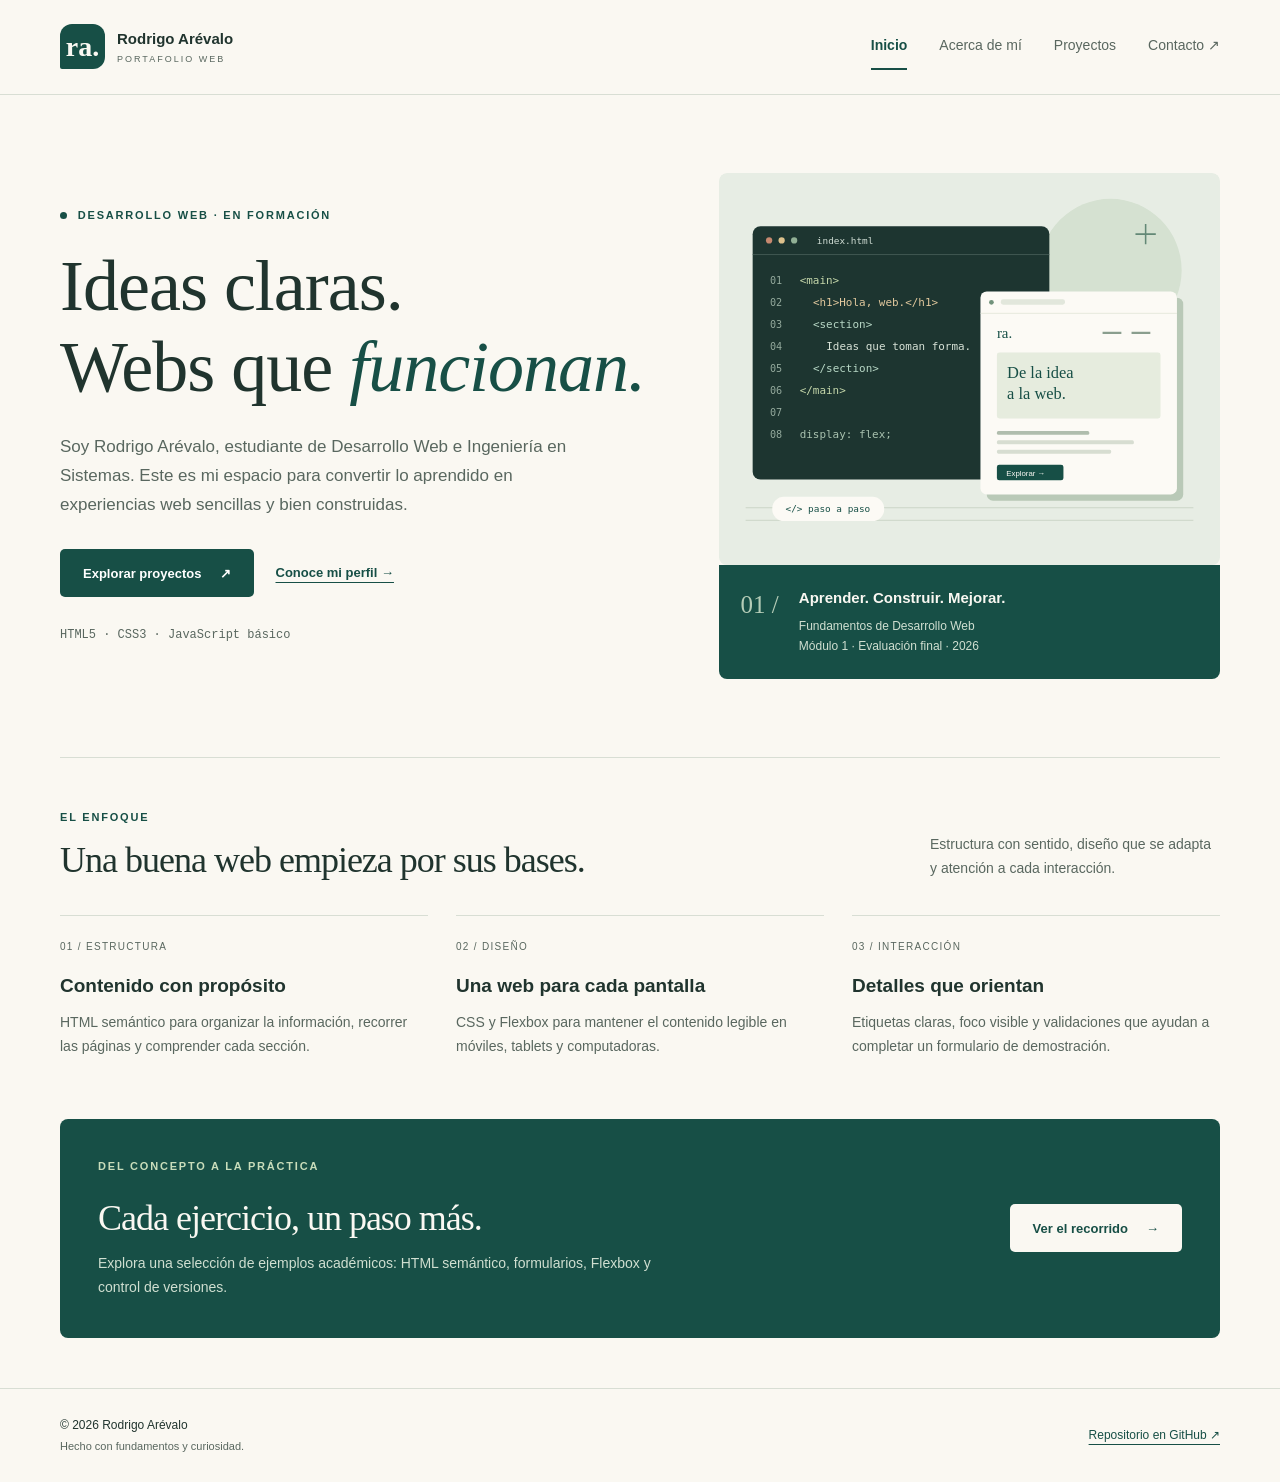
<file: Parcial_Practico/index.html>
<!DOCTYPE html>
<html lang="es">
<head>
    <meta charset="UTF-8">
    <meta http-equiv="Content-Security-Policy" content="default-src 'none'; style-src 'self'; script-src 'self'; img-src 'self'; font-src 'self'; connect-src 'none'; object-src 'none'; base-uri 'none'; form-action 'none'">
    <meta name="viewport" content="width=device-width, initial-scale=1.0">
    <meta name="description" content="Portafolio académico de Rodrigo Arévalo: fundamentos de desarrollo web, proyectos de ejemplo y aprendizaje en HTML, CSS y JavaScript.">
    <title>Rodrigo Arévalo | Portafolio web</title>
    <link rel="icon" href="assets/img/marca.svg" type="image/svg+xml">
    <link rel="stylesheet" href="style.css">
</head>
<body>
    <a class="salto" href="#contenido">Saltar al contenido</a>
    <header class="cabecera">
        <div class="contenedor cabecera__interior">
            <a class="marca" href="index.html" aria-label="Rodrigo Arévalo, inicio">
                <span class="marca__simbolo" aria-hidden="true">ra.</span>
                <span>Rodrigo Arévalo<span class="marca__detalle">PORTAFOLIO WEB</span></span>
            </a>
            <nav class="menu" aria-label="Navegación principal">
                <ul class="menu__lista">
                    <li><a class="menu__enlace" href="index.html" aria-current="page">Inicio</a></li>
                    <li><a class="menu__enlace" href="acerca.html">Acerca de mí</a></li>
                    <li><a class="menu__enlace" href="proyectos.html">Proyectos</a></li>
                    <li><a class="menu__enlace" href="contacto.html">Contacto <span aria-hidden="true">↗</span></a></li>
                </ul>
            </nav>
        </div>
    </header>
    <main id="contenido" class="contenedor">
        <section class="portada" aria-labelledby="titulo-inicio">
            <div class="portada__texto">
                <p class="etiqueta"><span class="punto" aria-hidden="true"></span> DESARROLLO WEB · EN FORMACIÓN</p>
                <h1 id="titulo-inicio">Ideas claras.<br>Webs que <em>funcionan.</em></h1>
                <p class="portada__descripcion">Soy Rodrigo Arévalo, estudiante de Desarrollo Web e Ingeniería en Sistemas. Este es mi espacio para convertir lo aprendido en experiencias web sencillas y bien construidas.</p>
                <div class="acciones">
                    <a class="boton boton--principal" href="proyectos.html">Explorar proyectos <span aria-hidden="true">↗</span></a>
                    <a class="enlace" href="acerca.html">Conoce mi perfil <span aria-hidden="true">→</span></a>
                </div>
                <p class="portada__nota">HTML5 · CSS3 · JavaScript básico</p>
            </div>
            <div class="portada__visual">
                <img class="portada__imagen" src="assets/img/escritorio-web.svg" alt="Ilustración de un editor de código y una página web construida con HTML y CSS." width="640" height="500">
                <aside class="nota" aria-labelledby="titulo-bitacora">
                    <span class="nota__numero" aria-hidden="true">01 /</span>
                    <div>
                        <h2 id="titulo-bitacora">Aprender. Construir. Mejorar.</h2>
                        <p>Fundamentos de Desarrollo Web<br>Módulo 1 · Evaluación final · 2026</p>
                    </div>
                </aside>
            </div>
        </section>
        <section class="seccion" aria-labelledby="titulo-enfoque">
            <div class="seccion__cabecera">
                <div>
                    <p class="etiqueta">EL ENFOQUE</p>
                    <h2 id="titulo-enfoque">Una buena web empieza por sus bases.</h2>
                </div>
                <p class="seccion__resumen">Estructura con sentido, diseño que se adapta y atención a cada interacción.</p>
            </div>
            <div class="columnas principios">
                <article class="principio">
                    <span class="indice">01 / ESTRUCTURA</span>
                    <h3>Contenido con propósito</h3>
                    <p>HTML semántico para organizar la información, recorrer las páginas y comprender cada sección.</p>
                </article>
                <article class="principio">
                    <span class="indice">02 / DISEÑO</span>
                    <h3>Una web para cada pantalla</h3>
                    <p>CSS y Flexbox para mantener el contenido legible en móviles, tablets y computadoras.</p>
                </article>
                <article class="principio">
                    <span class="indice">03 / INTERACCIÓN</span>
                    <h3>Detalles que orientan</h3>
                    <p>Etiquetas claras, foco visible y validaciones que ayudan a completar un formulario de demostración.</p>
                </article>
            </div>
        </section>
        <section class="invitacion" aria-labelledby="titulo-recorrido">
            <div>
                <p class="etiqueta etiqueta--clara">DEL CONCEPTO A LA PRÁCTICA</p>
                <h2 id="titulo-recorrido">Cada ejercicio, un paso más.</h2>
                <p>Explora una selección de ejemplos académicos: HTML semántico, formularios, Flexbox y control de versiones.</p>
            </div>
            <a class="boton boton--claro" href="proyectos.html">Ver el recorrido <span aria-hidden="true">→</span></a>
        </section>
    </main>
    <footer class="pie">
        <div class="contenedor pie__interior">
            <p>© 2026 Rodrigo Arévalo<span class="pie__detalle">Hecho con fundamentos y curiosidad.</span></p>
            <a href="https://github.com/Rodrigoa2197sv/Parcial-Practico-UDB-2026">Repositorio en GitHub <span aria-hidden="true">↗</span></a>
        </div>
    </footer>
</body>
</html>
</file>
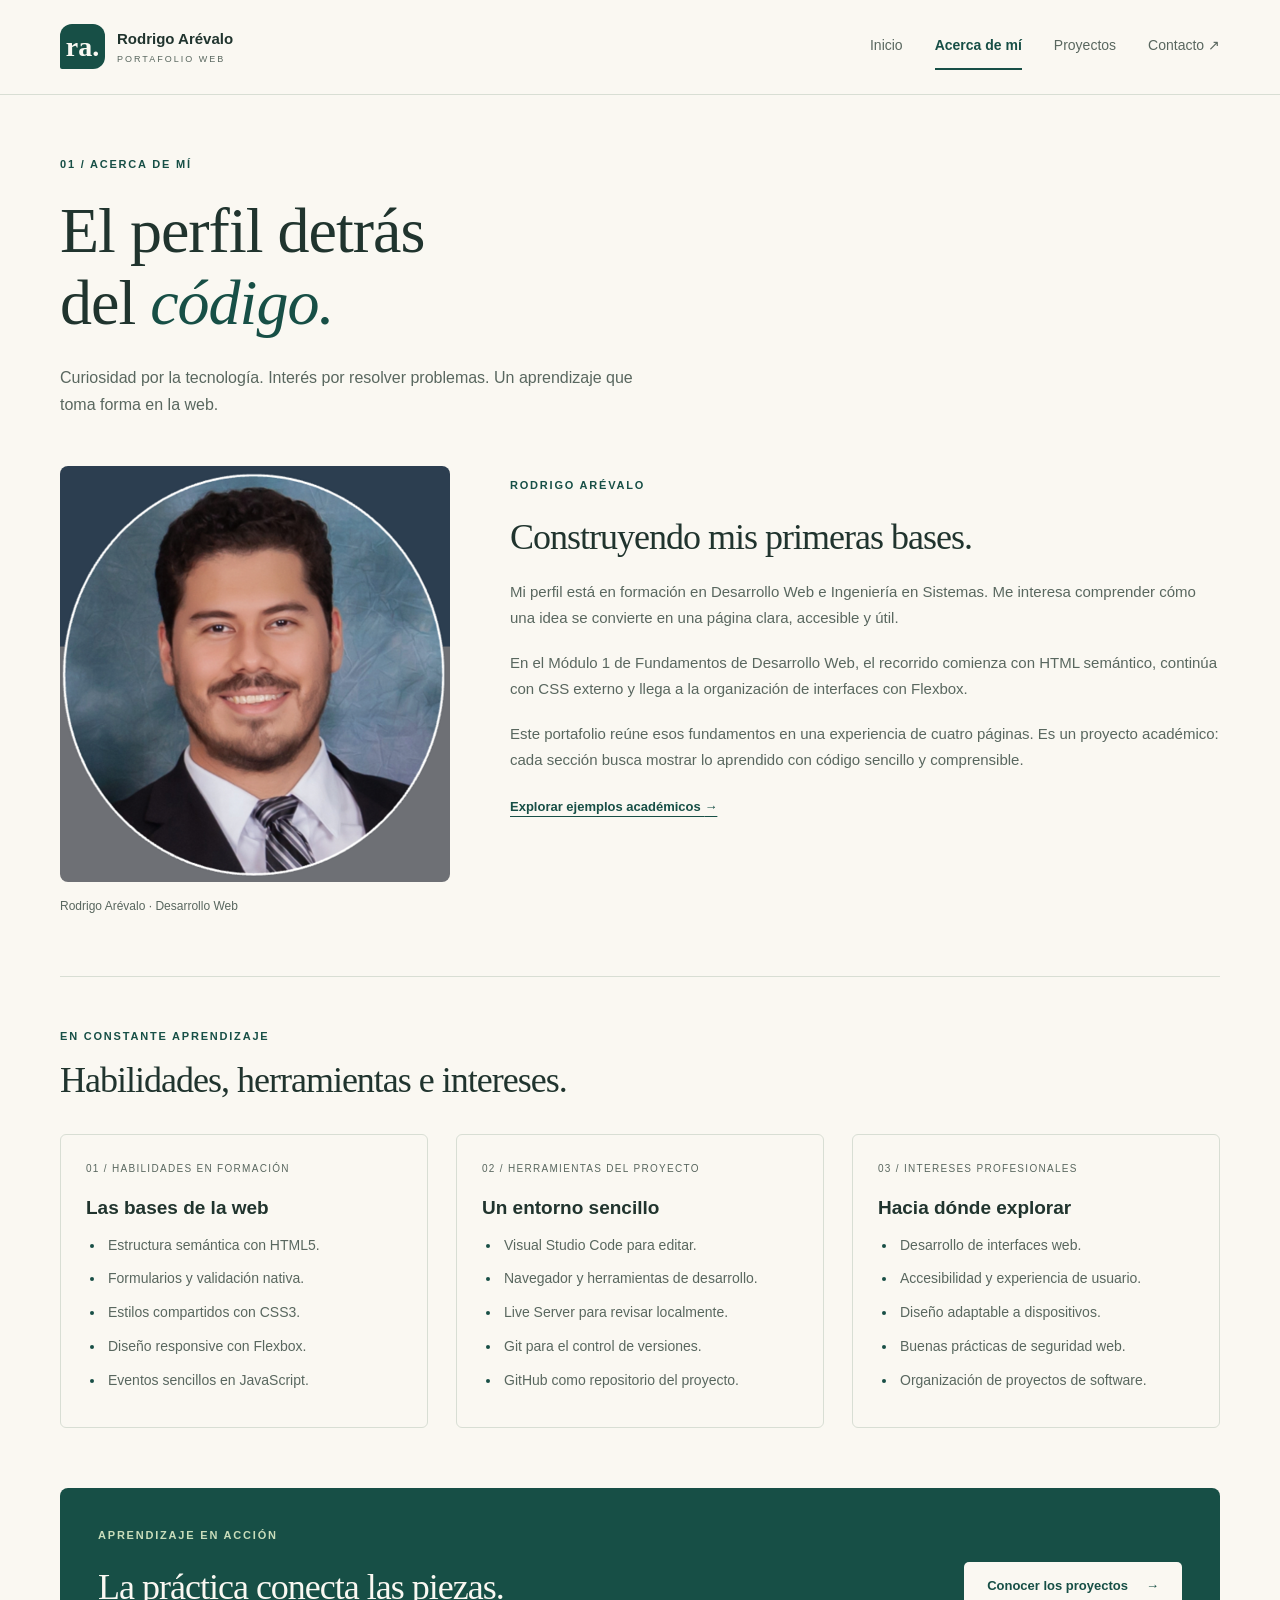
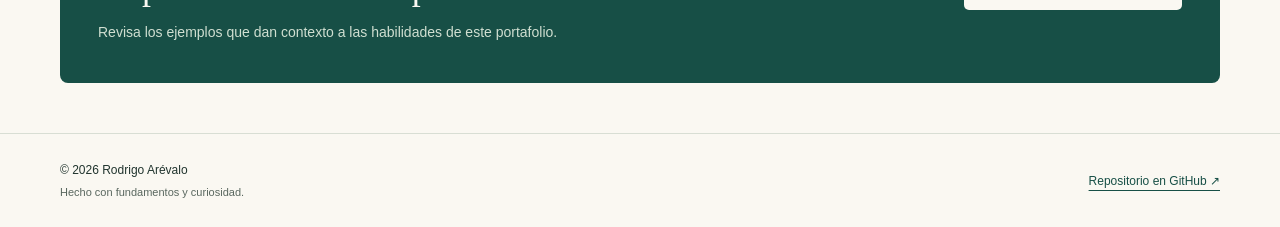
<file: Parcial_Practico/acerca.html>
<!DOCTYPE html>
<html lang="es">
<head>
    <meta charset="UTF-8">
    <meta http-equiv="Content-Security-Policy" content="default-src 'none'; style-src 'self'; script-src 'self'; img-src 'self'; font-src 'self'; connect-src 'none'; object-src 'none'; base-uri 'none'; form-action 'none'">
    <meta name="viewport" content="width=device-width, initial-scale=1.0">
    <meta name="description" content="Perfil académico de Rodrigo Arévalo, estudiante de Desarrollo Web e Ingeniería en Sistemas. Habilidades en formación, herramientas e intereses.">
    <title>Acerca de mí | Rodrigo Arévalo</title>
    <link rel="icon" href="assets/img/marca.svg" type="image/svg+xml">
    <link rel="stylesheet" href="style.css">
</head>
<body>
    <a class="salto" href="#contenido">Saltar al contenido</a>
    <header class="cabecera">
        <div class="contenedor cabecera__interior">
            <a class="marca" href="index.html" aria-label="Rodrigo Arévalo, inicio">
                <span class="marca__simbolo" aria-hidden="true">ra.</span>
                <span>Rodrigo Arévalo<span class="marca__detalle">PORTAFOLIO WEB</span></span>
            </a>
            <nav class="menu" aria-label="Navegación principal">
                <ul class="menu__lista">
                    <li><a class="menu__enlace" href="index.html">Inicio</a></li>
                    <li><a class="menu__enlace" href="acerca.html" aria-current="page">Acerca de mí</a></li>
                    <li><a class="menu__enlace" href="proyectos.html">Proyectos</a></li>
                    <li><a class="menu__enlace" href="contacto.html">Contacto <span aria-hidden="true">↗</span></a></li>
                </ul>
            </nav>
        </div>
    </header>
    <main id="contenido" class="contenedor">
        <div class="encabezado-pagina">
            <p class="etiqueta">01 / ACERCA DE MÍ</p>
            <h1>El perfil detrás<br>del <em>código.</em></h1>
            <p>Curiosidad por la tecnología. Interés por resolver problemas. Un aprendizaje que toma forma en la web.</p>
        </div>
        <section class="perfil columnas" aria-labelledby="titulo-perfil">
            <figure class="perfil__foto">
                <img src="assets/img/rodrigo-arevalo.png" alt="Fotografía personal de Rodrigo Arévalo." width="770" height="820">
                <figcaption>Rodrigo Arévalo · Desarrollo Web</figcaption>
            </figure>
            <div class="perfil__texto">
                <p class="etiqueta">RODRIGO ARÉVALO</p>
                <h2 id="titulo-perfil">Construyendo mis primeras bases.</h2>
                <p>Mi perfil está en formación en Desarrollo Web e Ingeniería en Sistemas. Me interesa comprender cómo una idea se convierte en una página clara, accesible y útil.</p>
                <p>En el Módulo 1 de Fundamentos de Desarrollo Web, el recorrido comienza con HTML semántico, continúa con CSS externo y llega a la organización de interfaces con Flexbox.</p>
                <p>Este portafolio reúne esos fundamentos en una experiencia de cuatro páginas. Es un proyecto académico: cada sección busca mostrar lo aprendido con código sencillo y comprensible.</p>
                <a class="enlace" href="proyectos.html">Explorar ejemplos académicos <span aria-hidden="true">→</span></a>
            </div>
        </section>
        <section class="seccion" aria-labelledby="titulo-habilidades">
            <div class="seccion__cabecera">
                <div>
                    <p class="etiqueta">EN CONSTANTE APRENDIZAJE</p>
                    <h2 id="titulo-habilidades">Habilidades, herramientas e intereses.</h2>
                </div>
            </div>
            <div class="columnas capacidades">
                <article class="capacidad">
                    <span class="indice">01 / HABILIDADES EN FORMACIÓN</span>
                    <h3>Las bases de la web</h3>
                    <ul class="lista">
                        <li>Estructura semántica con HTML5.</li>
                        <li>Formularios y validación nativa.</li>
                        <li>Estilos compartidos con CSS3.</li>
                        <li>Diseño responsive con Flexbox.</li>
                        <li>Eventos sencillos en JavaScript.</li>
                    </ul>
                </article>
                <article class="capacidad">
                    <span class="indice">02 / HERRAMIENTAS DEL PROYECTO</span>
                    <h3>Un entorno sencillo</h3>
                    <ul class="lista">
                        <li>Visual Studio Code para editar.</li>
                        <li>Navegador y herramientas de desarrollo.</li>
                        <li>Live Server para revisar localmente.</li>
                        <li>Git para el control de versiones.</li>
                        <li>GitHub como repositorio del proyecto.</li>
                    </ul>
                </article>
                <article class="capacidad">
                    <span class="indice">03 / INTERESES PROFESIONALES</span>
                    <h3>Hacia dónde explorar</h3>
                    <ul class="lista">
                        <li>Desarrollo de interfaces web.</li>
                        <li>Accesibilidad y experiencia de usuario.</li>
                        <li>Diseño adaptable a dispositivos.</li>
                        <li>Buenas prácticas de seguridad web.</li>
                        <li>Organización de proyectos de software.</li>
                    </ul>
                </article>
            </div>
        </section>
        <section class="invitacion" aria-labelledby="titulo-aprender">
            <div>
                <p class="etiqueta etiqueta--clara">APRENDIZAJE EN ACCIÓN</p>
                <h2 id="titulo-aprender">La práctica conecta las piezas.</h2>
                <p>Revisa los ejemplos que dan contexto a las habilidades de este portafolio.</p>
            </div>
            <a class="boton boton--claro" href="proyectos.html">Conocer los proyectos <span aria-hidden="true">→</span></a>
        </section>
    </main>
    <footer class="pie">
        <div class="contenedor pie__interior">
            <p>© 2026 Rodrigo Arévalo<span class="pie__detalle">Hecho con fundamentos y curiosidad.</span></p>
            <a href="https://github.com/Rodrigoa2197sv/Parcial-Practico-UDB-2026">Repositorio en GitHub <span aria-hidden="true">↗</span></a>
        </div>
    </footer>
</body>
</html>
</file>
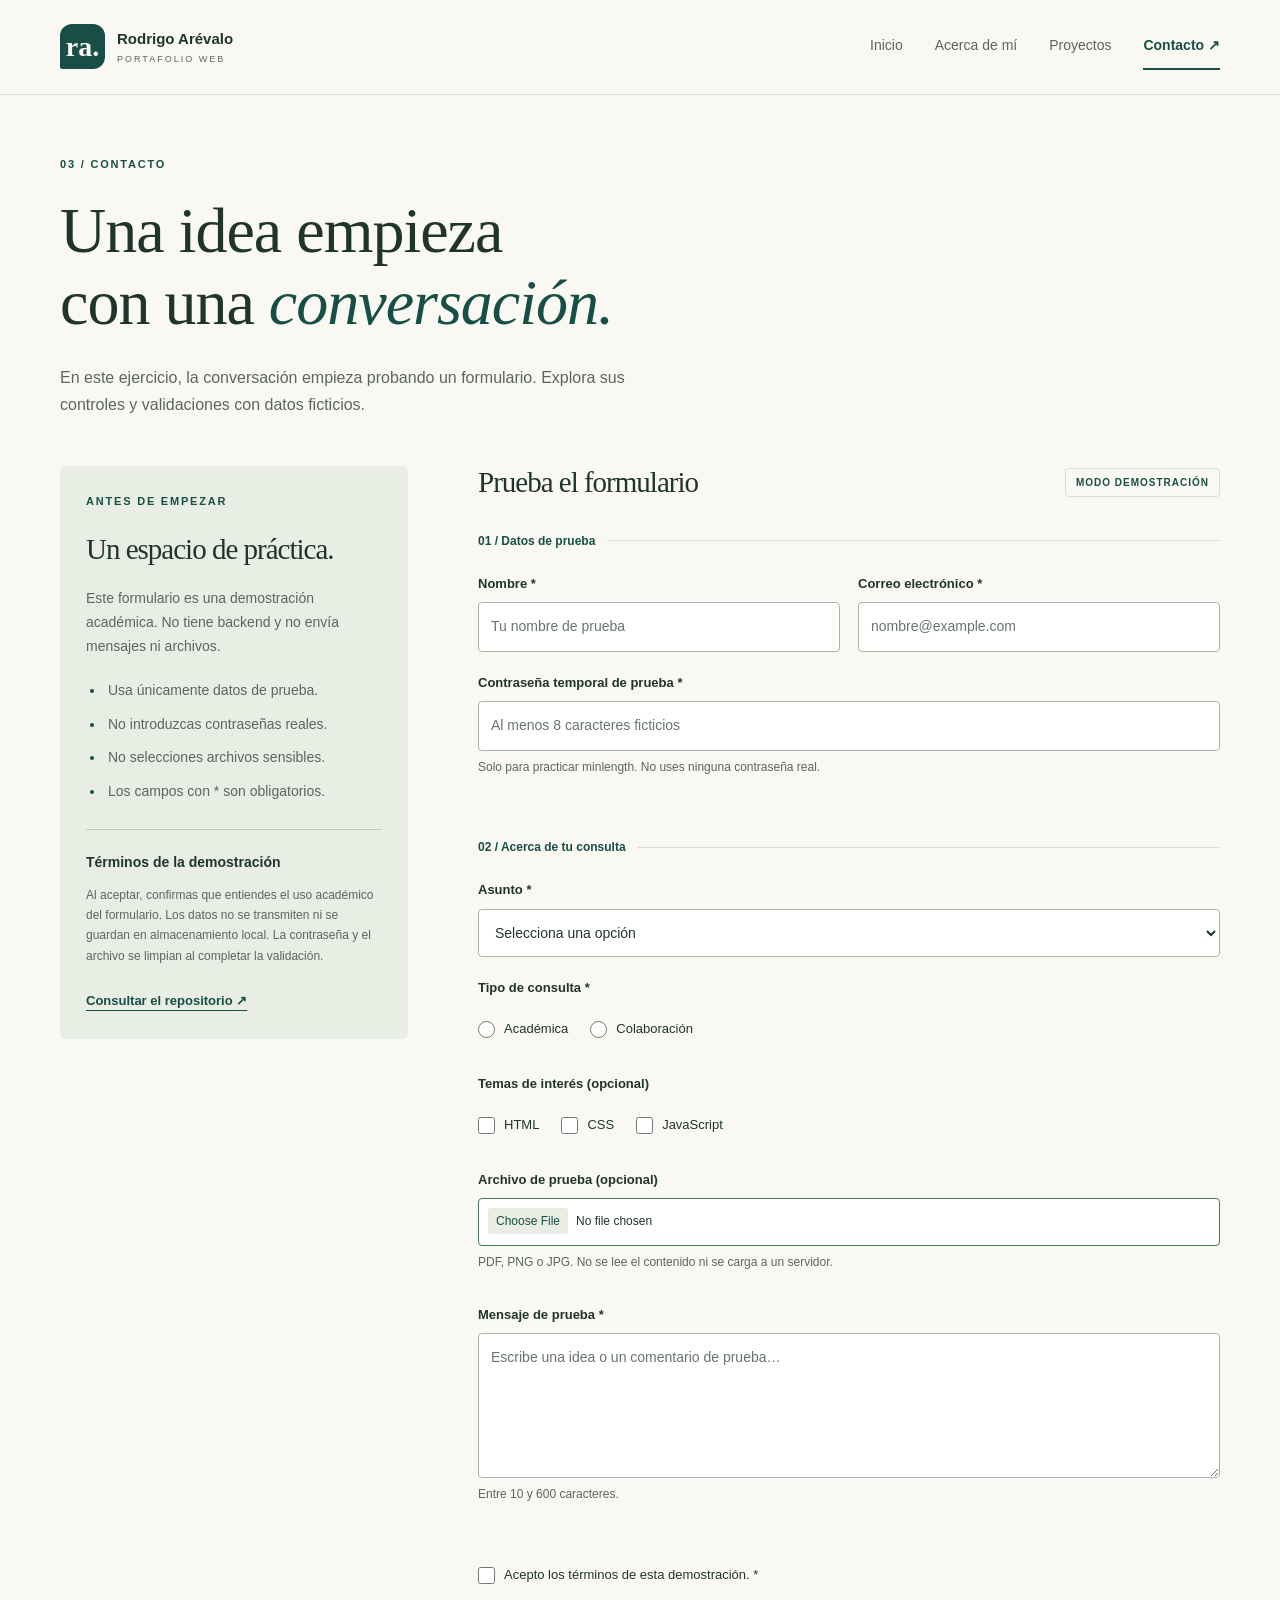
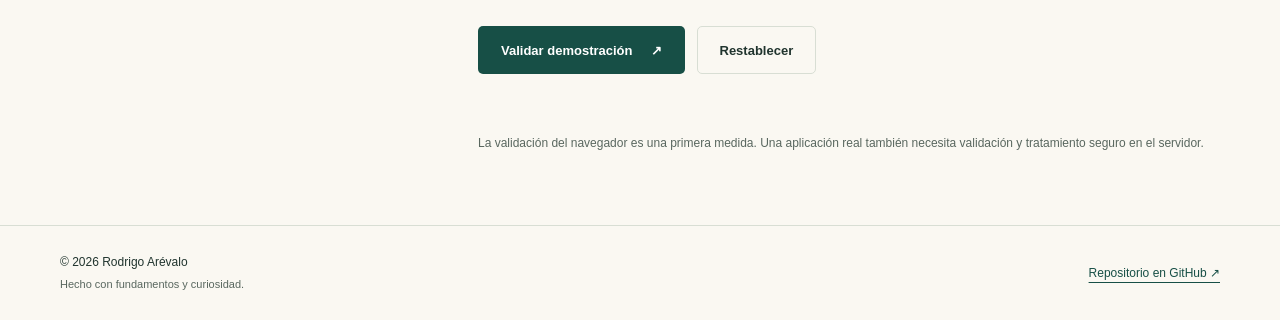
<file: Parcial_Practico/contacto.html>
<!DOCTYPE html>
<html lang="es">
<head>
    <meta charset="UTF-8">
    <meta http-equiv="Content-Security-Policy" content="default-src 'none'; style-src 'self'; script-src 'self'; img-src 'self'; font-src 'self'; connect-src 'none'; object-src 'none'; base-uri 'none'; form-action 'none'">
    <meta name="viewport" content="width=device-width, initial-scale=1.0">
    <meta name="description" content="Formulario académico de demostración con validaciones HTML5. No envía ni guarda datos, contraseñas o archivos.">
    <title>Contacto | Rodrigo Arévalo</title>
    <link rel="icon" href="assets/img/marca.svg" type="image/svg+xml">
    <link rel="stylesheet" href="style.css">
    <script src="formulario.js" defer></script>
</head>
<body>
    <a class="salto" href="#contenido">Saltar al contenido</a>
    <header class="cabecera">
        <div class="contenedor cabecera__interior">
            <a class="marca" href="index.html" aria-label="Rodrigo Arévalo, inicio">
                <span class="marca__simbolo" aria-hidden="true">ra.</span>
                <span>Rodrigo Arévalo<span class="marca__detalle">PORTAFOLIO WEB</span></span>
            </a>
            <nav class="menu" aria-label="Navegación principal">
                <ul class="menu__lista">
                    <li><a class="menu__enlace" href="index.html">Inicio</a></li>
                    <li><a class="menu__enlace" href="acerca.html">Acerca de mí</a></li>
                    <li><a class="menu__enlace" href="proyectos.html">Proyectos</a></li>
                    <li><a class="menu__enlace" href="contacto.html" aria-current="page">Contacto <span aria-hidden="true">↗</span></a></li>
                </ul>
            </nav>
        </div>
    </header>
    <main id="contenido" class="contenedor">
        <div class="encabezado-pagina">
            <p class="etiqueta">03 / CONTACTO</p>
            <h1>Una idea empieza<br>con una <em>conversación.</em></h1>
            <p>En este ejercicio, la conversación empieza probando un formulario. Explora sus controles y validaciones con datos ficticios.</p>
        </div>
        <div class="contacto columnas">
            <aside class="contacto__guia" aria-labelledby="titulo-demo">
                <p class="etiqueta">ANTES DE EMPEZAR</p>
                <h2 id="titulo-demo">Un espacio de práctica.</h2>
                <p>Este formulario es una demostración académica. No tiene backend y no envía mensajes ni archivos.</p>
                <ul class="lista">
                    <li>Usa únicamente datos de prueba.</li>
                    <li>No introduzcas contraseñas reales.</li>
                    <li>No selecciones archivos sensibles.</li>
                    <li>Los campos con * son obligatorios.</li>
                </ul>
                <section class="terminos" aria-labelledby="titulo-terminos">
                    <h3 id="titulo-terminos">Términos de la demostración</h3>
                    <p id="terminos-demo">Al aceptar, confirmas que entiendes el uso académico del formulario. Los datos no se transmiten ni se guardan en almacenamiento local. La contraseña y el archivo se limpian al completar la validación.</p>
                </section>
                <a class="enlace" href="https://github.com/Rodrigoa2197sv/Parcial-Practico-UDB-2026">Consultar el repositorio <span aria-hidden="true">↗</span></a>
            </aside>
            <section class="contacto__formulario" aria-labelledby="titulo-formulario">
                <div class="formulario__cabecera">
                    <h2 id="titulo-formulario">Prueba el formulario</h2>
                    <span class="insignia">MODO DEMOSTRACIÓN</span>
                </div>
                <noscript><p class="aviso">Activa JavaScript para probar la confirmación local. El envío está deshabilitado y la política CSP impide enviar el formulario.</p></noscript>
                <form id="formulario-contacto" class="formulario" method="post" autocomplete="off">
                    <fieldset>
                        <legend>01 / Datos de prueba</legend>
                        <div class="columnas formulario__fila">
                            <div class="campo">
                                <label for="nombre">Nombre *</label>
                                <input id="nombre" name="nombre" type="text" required minlength="2" maxlength="60" placeholder="Tu nombre de prueba">
                            </div>
                            <div class="campo">
                                <label for="correo">Correo electrónico *</label>
                                <input id="correo" name="correo" type="email" required maxlength="100" placeholder="nombre@example.com">
                            </div>
                        </div>
                        <div class="campo">
                            <label for="clave">Contraseña temporal de prueba *</label>
                            <input id="clave" name="clave" type="password" required minlength="8" maxlength="64" autocomplete="new-password" placeholder="Al menos 8 caracteres ficticios" aria-describedby="ayuda-clave">
                            <p id="ayuda-clave" class="ayuda">Solo para practicar minlength. No uses ninguna contraseña real.</p>
                        </div>
                    </fieldset>
                    <fieldset>
                        <legend>02 / Acerca de tu consulta</legend>
                        <div class="campo">
                            <label for="asunto">Asunto *</label>
                            <select id="asunto" name="asunto" required>
                                <option value="" selected disabled>Selecciona una opción</option>
                                <option value="portafolio">Comentarios sobre el portafolio</option>
                                <option value="aprendizaje">Desarrollo web y aprendizaje</option>
                                <option value="proyecto">Idea de proyecto académico</option>
                            </select>
                        </div>
                        <fieldset class="opciones">
                            <legend>Tipo de consulta *</legend>
                            <div class="opciones__fila">
                                <label class="opcion" for="consulta-academica"><input id="consulta-academica" name="tipo-consulta" type="radio" value="academica" required> Académica</label>
                                <label class="opcion" for="consulta-colaboracion"><input id="consulta-colaboracion" name="tipo-consulta" type="radio" value="colaboracion" required> Colaboración</label>
                            </div>
                        </fieldset>
                        <fieldset class="opciones">
                            <legend>Temas de interés (opcional)</legend>
                            <div class="opciones__fila">
                                <label class="opcion" for="interes-html"><input id="interes-html" name="intereses" type="checkbox" value="html"> HTML</label>
                                <label class="opcion" for="interes-css"><input id="interes-css" name="intereses" type="checkbox" value="css"> CSS</label>
                                <label class="opcion" for="interes-js"><input id="interes-js" name="intereses" type="checkbox" value="javascript"> JavaScript</label>
                            </div>
                        </fieldset>
                        <div class="campo">
                            <label for="archivo">Archivo de prueba (opcional)</label>
                            <input id="archivo" name="archivo" type="file" accept=".pdf,.png,.jpg,.jpeg" aria-describedby="ayuda-archivo">
                            <p id="ayuda-archivo" class="ayuda">PDF, PNG o JPG. No se lee el contenido ni se carga a un servidor.</p>
                        </div>
                        <div class="campo">
                            <label for="mensaje">Mensaje de prueba *</label>
                            <textarea id="mensaje" name="mensaje" rows="5" required minlength="10" maxlength="600" placeholder="Escribe una idea o un comentario de prueba…" aria-describedby="ayuda-mensaje"></textarea>
                            <p id="ayuda-mensaje" class="ayuda">Entre 10 y 600 caracteres.</p>
                        </div>
                    </fieldset>
                    <label class="opcion opcion--terminos" for="acepto"><input id="acepto" name="acepto" type="checkbox" value="si" required aria-describedby="terminos-demo"> Acepto los términos de esta demostración. *</label>
                    <div class="acciones formulario__acciones">
                        <button id="boton-validar" class="boton boton--principal" type="submit" disabled>Validar demostración <span aria-hidden="true">↗</span></button>
                        <button class="boton boton--secundario" type="reset">Restablecer</button>
                    </div>
                    <p id="resultado-formulario" class="formulario__resultado" role="status" aria-live="polite" aria-atomic="true"></p>
                    <p class="ayuda">La validación del navegador es una primera medida. Una aplicación real también necesita validación y tratamiento seguro en el servidor.</p>
                </form>
            </section>
        </div>
    </main>
    <footer class="pie">
        <div class="contenedor pie__interior">
            <p>© 2026 Rodrigo Arévalo<span class="pie__detalle">Hecho con fundamentos y curiosidad.</span></p>
            <a href="https://github.com/Rodrigoa2197sv/Parcial-Practico-UDB-2026">Repositorio en GitHub <span aria-hidden="true">↗</span></a>
        </div>
    </footer>
</body>
</html>
</file>
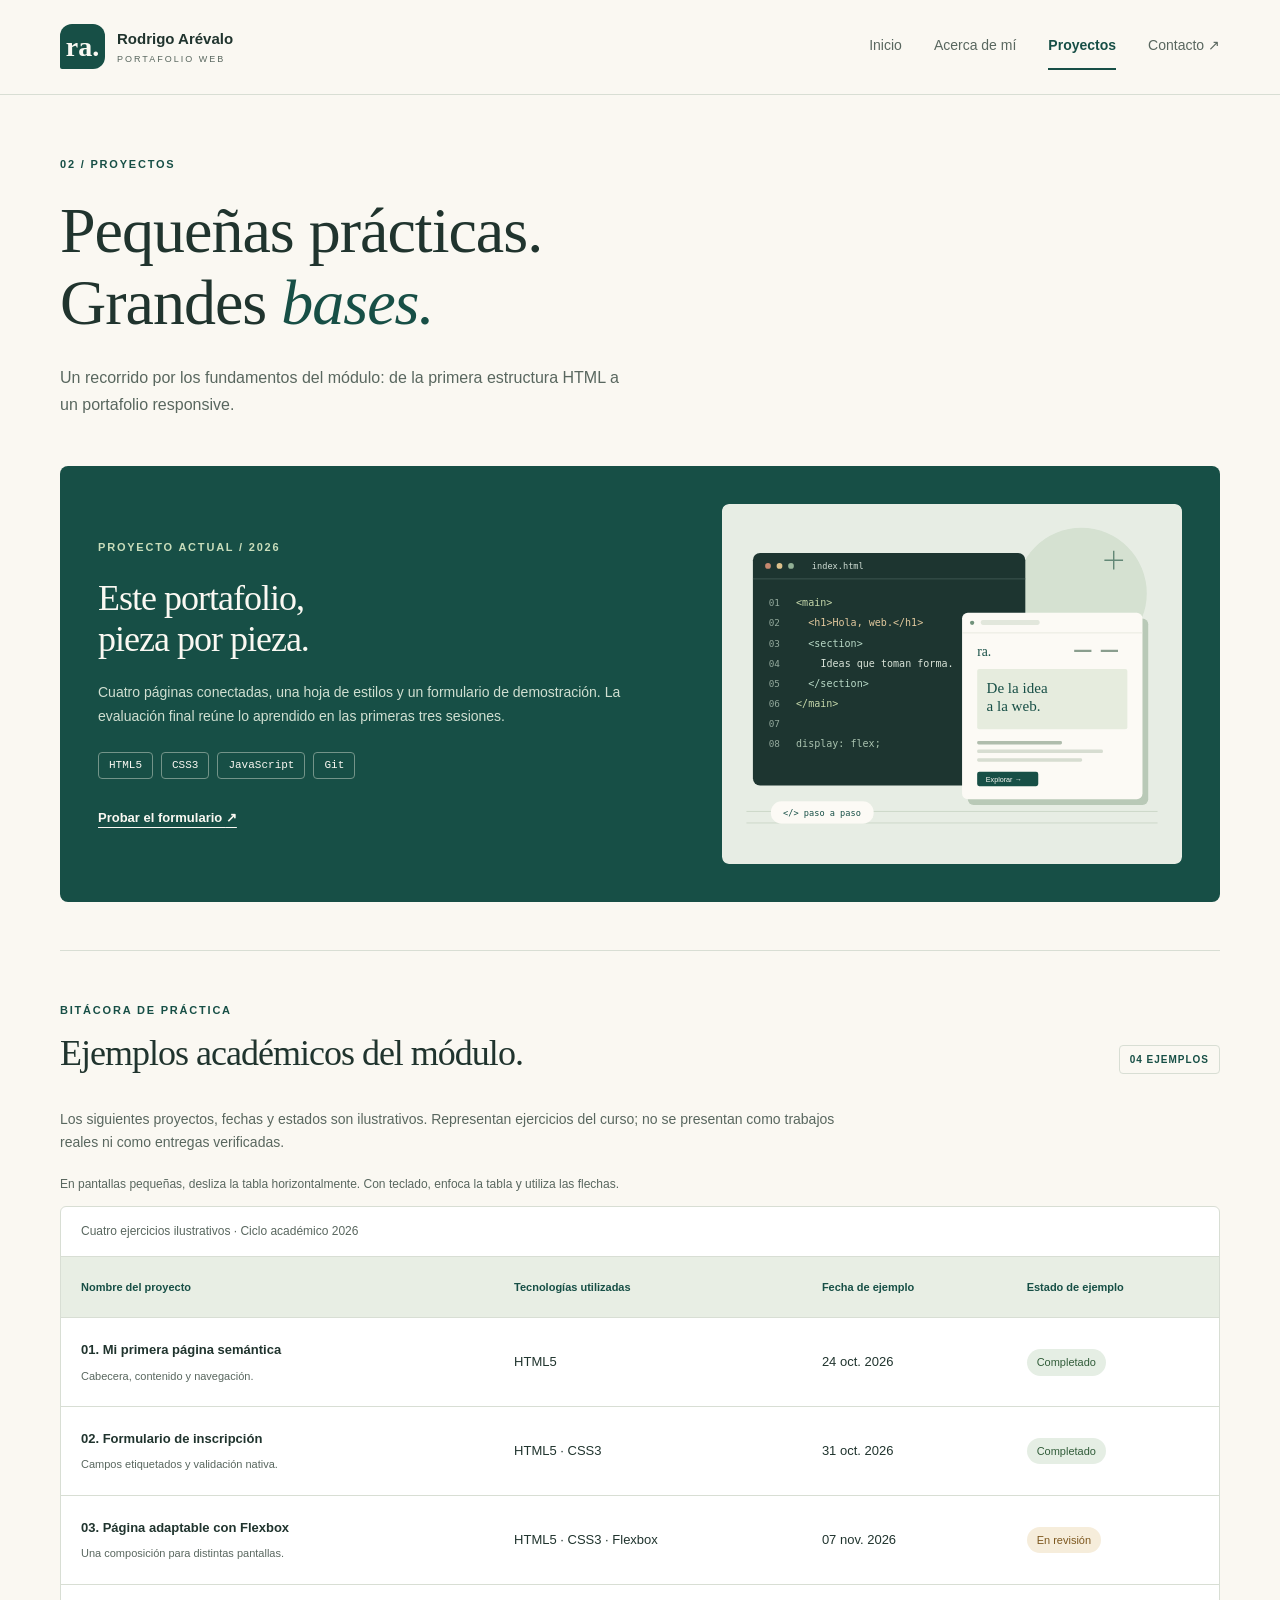
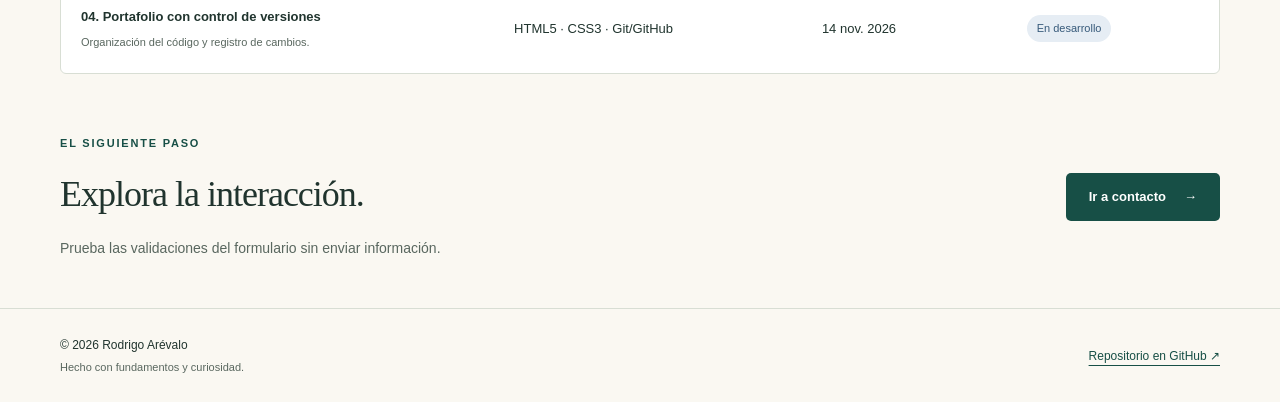
<file: Parcial_Practico/proyectos.html>
<!DOCTYPE html>
<html lang="es">
<head>
    <meta charset="UTF-8">
    <meta http-equiv="Content-Security-Policy" content="default-src 'none'; style-src 'self'; script-src 'self'; img-src 'self'; font-src 'self'; connect-src 'none'; object-src 'none'; base-uri 'none'; form-action 'none'">
    <meta name="viewport" content="width=device-width, initial-scale=1.0">
    <meta name="description" content="Ejemplos académicos de HTML, CSS, formularios y Flexbox, y el portafolio del Módulo 1 de Rodrigo Arévalo.">
    <title>Proyectos | Rodrigo Arévalo</title>
    <link rel="icon" href="assets/img/marca.svg" type="image/svg+xml">
    <link rel="stylesheet" href="style.css">
</head>
<body>
    <a class="salto" href="#contenido">Saltar al contenido</a>
    <header class="cabecera">
        <div class="contenedor cabecera__interior">
            <a class="marca" href="index.html" aria-label="Rodrigo Arévalo, inicio">
                <span class="marca__simbolo" aria-hidden="true">ra.</span>
                <span>Rodrigo Arévalo<span class="marca__detalle">PORTAFOLIO WEB</span></span>
            </a>
            <nav class="menu" aria-label="Navegación principal">
                <ul class="menu__lista">
                    <li><a class="menu__enlace" href="index.html">Inicio</a></li>
                    <li><a class="menu__enlace" href="acerca.html">Acerca de mí</a></li>
                    <li><a class="menu__enlace" href="proyectos.html" aria-current="page">Proyectos</a></li>
                    <li><a class="menu__enlace" href="contacto.html">Contacto <span aria-hidden="true">↗</span></a></li>
                </ul>
            </nav>
        </div>
    </header>
    <main id="contenido" class="contenedor">
        <div class="encabezado-pagina">
            <p class="etiqueta">02 / PROYECTOS</p>
            <h1>Pequeñas prácticas.<br>Grandes <em>bases.</em></h1>
            <p>Un recorrido por los fundamentos del módulo: de la primera estructura HTML a un portafolio responsive.</p>
        </div>
        <section class="destacado columnas" aria-labelledby="titulo-destacado">
            <div class="destacado__texto">
                <p class="etiqueta etiqueta--clara">PROYECTO ACTUAL / 2026</p>
                <h2 id="titulo-destacado">Este portafolio,<br>pieza por pieza.</h2>
                <p>Cuatro páginas conectadas, una hoja de estilos y un formulario de demostración. La evaluación final reúne lo aprendido en las primeras tres sesiones.</p>
                <ul class="etiquetas" aria-label="Tecnologías del portafolio">
                    <li>HTML5</li>
                    <li>CSS3</li>
                    <li>JavaScript</li>
                    <li>Git</li>
                </ul>
                <a class="enlace enlace--claro" href="contacto.html">Probar el formulario <span aria-hidden="true">↗</span></a>
            </div>
            <div class="destacado__imagen">
                <img src="assets/img/escritorio-web.svg" alt="Ilustración de la estructura de una página junto a su código HTML." width="640" height="500">
            </div>
        </section>
        <section class="seccion" aria-labelledby="titulo-proyectos">
            <div class="seccion__cabecera">
                <div>
                    <p class="etiqueta">BITÁCORA DE PRÁCTICA</p>
                    <h2 id="titulo-proyectos">Ejemplos académicos del módulo.</h2>
                </div>
                <span class="insignia">04 EJEMPLOS</span>
            </div>
            <p id="nota-ejemplos" class="texto-secundario">Los siguientes proyectos, fechas y estados son ilustrativos. Representan ejercicios del curso; no se presentan como trabajos reales ni como entregas verificadas.</p>
            <p id="ayuda-tabla" class="ayuda">En pantallas pequeñas, desliza la tabla horizontalmente. Con teclado, enfoca la tabla y utiliza las flechas.</p>
            <div class="proyecto__desplazamiento" tabindex="0" role="region" aria-label="Tabla de proyectos académicos de ejemplo" aria-describedby="ayuda-tabla nota-ejemplos">
                <table class="proyecto__tabla">
                    <caption>Cuatro ejercicios ilustrativos · Ciclo académico 2026</caption>
                    <thead>
                        <tr>
                            <th scope="col">Nombre del proyecto</th>
                            <th scope="col">Tecnologías utilizadas</th>
                            <th scope="col">Fecha de ejemplo</th>
                            <th scope="col">Estado de ejemplo</th>
                        </tr>
                    </thead>
                    <tbody>
                        <tr>
                            <td><span class="proyecto__nombre">01. Mi primera página semántica</span><span class="proyecto__detalle">Cabecera, contenido y navegación.</span></td>
                            <td>HTML5</td>
                            <td><time datetime="2026-10-24">24 oct. 2026</time></td>
                            <td><span class="estado">Completado</span></td>
                        </tr>
                        <tr>
                            <td><span class="proyecto__nombre">02. Formulario de inscripción</span><span class="proyecto__detalle">Campos etiquetados y validación nativa.</span></td>
                            <td>HTML5 · CSS3</td>
                            <td><time datetime="2026-10-31">31 oct. 2026</time></td>
                            <td><span class="estado">Completado</span></td>
                        </tr>
                        <tr>
                            <td><span class="proyecto__nombre">03. Página adaptable con Flexbox</span><span class="proyecto__detalle">Una composición para distintas pantallas.</span></td>
                            <td>HTML5 · CSS3 · Flexbox</td>
                            <td><time datetime="2026-11-07">07 nov. 2026</time></td>
                            <td><span class="estado estado--revision">En revisión</span></td>
                        </tr>
                        <tr>
                            <td><span class="proyecto__nombre">04. Portafolio con control de versiones</span><span class="proyecto__detalle">Organización del código y registro de cambios.</span></td>
                            <td>HTML5 · CSS3 · Git/GitHub</td>
                            <td><time datetime="2026-11-14">14 nov. 2026</time></td>
                            <td><span class="estado estado--proceso">En desarrollo</span></td>
                        </tr>
                    </tbody>
                </table>
            </div>
        </section>
        <section class="cierre" aria-labelledby="titulo-siguiente">
            <div>
                <p class="etiqueta">EL SIGUIENTE PASO</p>
                <h2 id="titulo-siguiente">Explora la interacción.</h2>
                <p>Prueba las validaciones del formulario sin enviar información.</p>
            </div>
            <a class="boton boton--principal" href="contacto.html">Ir a contacto <span aria-hidden="true">→</span></a>
        </section>
    </main>
    <footer class="pie">
        <div class="contenedor pie__interior">
            <p>© 2026 Rodrigo Arévalo<span class="pie__detalle">Hecho con fundamentos y curiosidad.</span></p>
            <a href="https://github.com/Rodrigoa2197sv/Parcial-Practico-UDB-2026">Repositorio en GitHub <span aria-hidden="true">↗</span></a>
        </div>
    </footer>
</body>
</html>
</file>
<file: Parcial_Practico/style.css>
:root {
    --fondo: #faf8f2;
    --papel: #ffffff;
    --tinta: #20342e;
    --suave: #59675f;
    --verde: #174f46;
    --verde-oscuro: #113c35;
    --menta: #e8eee4;
    --linea: #d8ded4;
}

* {
    box-sizing: border-box;
}

body {
    margin: 0;
    background: var(--fondo);
    color: var(--tinta);
    font-family: Arial, Helvetica, sans-serif;
    font-size: 16px;
    line-height: 1.7;
}

img {
    display: block;
    max-width: 100%;
    height: auto;
}

a {
    color: var(--verde);
    text-underline-offset: 5px;
}

a:hover {
    color: var(--verde-oscuro);
}

a:focus-visible,
button:focus-visible,
input:focus-visible,
select:focus-visible,
textarea:focus-visible,
[tabindex]:focus-visible {
    outline: 3px solid #ae641f;
    outline-offset: 4px;
}

h1,
h2,
h3,
p,
figure {
    margin-top: 0;
}

h1,
h2 {
    font-family: Georgia, "Times New Roman", serif;
    font-weight: 400;
    line-height: 1.12;
    letter-spacing: -1px;
}

h1 {
    margin-bottom: 25px;
    font-size: 43px;
}

h1 em {
    color: var(--verde);
    font-weight: 400;
}

h2 {
    margin-bottom: 22px;
    font-size: 32px;
}

h3 {
    margin-bottom: 12px;
    font-size: 19px;
    line-height: 1.4;
}

p {
    margin-bottom: 20px;
}

.contenedor {
    width: calc(100% - 40px);
    max-width: 1160px;
    margin-right: auto;
    margin-left: auto;
}

.salto {
    position: absolute;
    top: -120px;
    left: 20px;
    z-index: 2;
    padding: 12px 20px;
    background: var(--verde);
    color: white;
}

.salto:focus {
    top: 12px;
    color: white;
}

.cabecera {
    border-bottom: 1px solid var(--linea);
}

.cabecera__interior {
    display: flex;
    flex-direction: column;
    gap: 16px;
    padding-top: 22px;
    padding-bottom: 12px;
}

.marca {
    display: flex;
    align-items: center;
    gap: 12px;
    width: fit-content;
    color: var(--tinta);
    font-size: 15px;
    font-weight: 700;
    line-height: 1.4;
    text-decoration: none;
}

.marca__simbolo {
    display: flex;
    align-items: center;
    justify-content: center;
    width: 45px;
    height: 45px;
    border-radius: 12px 12px 12px 2px;
    background: var(--verde);
    color: var(--fondo);
    font-family: Georgia, serif;
    font-size: 28px;
}

.marca__detalle {
    display: block;
    margin-top: 4px;
    color: var(--suave);
    font-size: 9px;
    font-weight: 400;
    letter-spacing: 2px;
}

.menu__lista {
    display: flex;
    flex-wrap: wrap;
    gap: 4px 18px;
    margin: 0;
    padding: 0;
    list-style: none;
}

.menu__enlace {
    display: block;
    padding: 10px 0;
    border-bottom: 2px solid transparent;
    color: var(--suave);
    font-size: 13px;
    text-decoration: none;
}

.menu__enlace:hover,
.menu__enlace[aria-current="page"] {
    border-bottom-color: var(--verde);
    color: var(--verde);
}

.menu__enlace[aria-current="page"] {
    font-weight: 700;
}

.etiqueta {
    margin-bottom: 22px;
    color: var(--verde);
    font-size: 10px;
    font-weight: 700;
    letter-spacing: 1.8px;
    line-height: 1.7;
}

.punto {
    display: inline-block;
    width: 7px;
    height: 7px;
    margin-right: 6px;
    border-radius: 50%;
    background: var(--verde);
}

.portada {
    display: flex;
    flex-direction: column;
    gap: 38px;
    padding-top: 48px;
    padding-bottom: 48px;
}

.portada__texto,
.portada__visual {
    min-width: 0;
}

.portada__descripcion {
    max-width: 520px;
    color: var(--suave);
    font-size: 16px;
}

.acciones {
    display: flex;
    align-items: center;
    flex-wrap: wrap;
    gap: 18px 22px;
    margin-top: 30px;
}

.boton {
    display: inline-flex;
    justify-content: center;
    align-items: center;
    gap: 18px;
    min-height: 48px;
    max-width: 100%;
    padding: 12px 22px;
    border: 1px solid transparent;
    border-radius: 5px;
    font: inherit;
    font-size: 13px;
    font-weight: 700;
    line-height: 1.5;
    text-align: center;
    text-decoration: none;
    cursor: pointer;
}

.boton--principal {
    background: var(--verde);
    color: white;
}

.boton--principal:hover {
    background: var(--verde-oscuro);
    color: white;
}

.boton--claro {
    background: var(--fondo);
    color: var(--verde);
}

.boton--claro:hover {
    background: #dce6d5;
    color: var(--verde-oscuro);
}

.boton--secundario {
    border-color: var(--linea);
    background: transparent;
    color: var(--tinta);
}

.boton--secundario:hover {
    border-color: var(--verde);
    background: var(--menta);
}

.boton:disabled {
    opacity: 0.55;
    cursor: not-allowed;
}

.enlace {
    padding: 8px 0;
    font-size: 13px;
    font-weight: 700;
}

.portada__nota {
    margin-top: 28px;
    margin-bottom: 0;
    color: var(--suave);
    font-family: "Courier New", monospace;
    font-size: 12px;
}

.portada__imagen {
    width: 100%;
    border-radius: 8px 8px 0 0;
}

.nota {
    display: flex;
    align-items: flex-start;
    gap: 20px;
    padding: 22px;
    border-radius: 0 0 8px 8px;
    background: var(--verde);
    color: var(--fondo);
}

.nota__numero {
    flex-shrink: 0;
    color: #b5ccb7;
    font-family: Georgia, serif;
    font-size: 25px;
    line-height: 1.4;
    white-space: nowrap;
}

.nota h2 {
    margin-bottom: 7px;
    font-family: Arial, sans-serif;
    font-size: 15px;
    font-weight: 700;
    line-height: 1.5;
    letter-spacing: 0;
}

.nota p {
    margin-bottom: 0;
    color: #d0dfd1;
    font-size: 12px;
}

.seccion {
    padding: 44px 0;
    border-top: 1px solid var(--linea);
}

.seccion__cabecera {
    display: flex;
    flex-direction: column;
    align-items: flex-start;
    gap: 16px;
    margin-bottom: 28px;
}

.seccion__cabecera h2 {
    max-width: 580px;
    margin-bottom: 0;
}

.seccion__cabecera .etiqueta {
    margin-bottom: 14px;
}

.seccion__resumen {
    max-width: 290px;
    margin-bottom: 0;
    color: var(--suave);
    font-size: 14px;
}

.columnas {
    display: flex;
    flex-direction: column;
    gap: 28px;
}

.columnas > * {
    min-width: 0;
}

.principio {
    flex: 1;
    padding-top: 22px;
    border-top: 1px solid var(--linea);
}

.indice {
    display: block;
    margin-bottom: 18px;
    color: var(--suave);
    font-size: 10px;
    letter-spacing: 1.3px;
}

.principio p {
    margin-bottom: 0;
    color: var(--suave);
    font-size: 14px;
}

.invitacion {
    display: flex;
    flex-direction: column;
    align-items: flex-start;
    gap: 25px;
    margin-top: 10px;
    margin-bottom: 50px;
    padding: 30px 25px;
    border-radius: 8px;
    background: var(--verde);
    color: var(--fondo);
}

.etiqueta--clara {
    color: #c9ddbb;
}

.invitacion h2 {
    margin-bottom: 14px;
}

.invitacion p:not(.etiqueta) {
    max-width: 590px;
    margin-bottom: 0;
    color: #d0dfd1;
    font-size: 14px;
}

.pie {
    padding: 26px 0;
    border-top: 1px solid var(--linea);
}

.pie__interior {
    display: flex;
    flex-direction: column;
    align-items: flex-start;
    gap: 20px;
    font-size: 12px;
}

.pie p {
    margin-bottom: 0;
}

.pie__detalle {
    display: block;
    margin-top: 2px;
    color: var(--suave);
    font-size: 11px;
}

.pie a {
    padding: 8px 0;
}

.encabezado-pagina {
    padding-top: 48px;
    padding-bottom: 38px;
}

.encabezado-pagina > p:last-child {
    max-width: 580px;
    margin-bottom: 0;
    color: var(--suave);
}

.perfil {
    align-items: flex-start;
    padding-bottom: 48px;
}

.perfil__foto {
    width: 100%;
    max-width: 390px;
    margin-right: 0;
    margin-bottom: 0;
    margin-left: 0;
}

.perfil__foto img {
    width: 100%;
    border-radius: 8px;
}

.perfil__foto figcaption {
    padding-top: 14px;
    color: var(--suave);
    font-size: 12px;
}

.perfil__texto {
    flex: 1;
}

.perfil__texto p:not(.etiqueta) {
    color: var(--suave);
    font-size: 15px;
}

.capacidad {
    flex: 1;
    padding: 25px;
    border: 1px solid var(--linea);
    border-radius: 6px;
}

.lista {
    margin: 0;
    padding-left: 19px;
    color: var(--suave);
    font-size: 14px;
}

.lista li {
    margin-bottom: 10px;
    padding-left: 3px;
}

.lista li::marker {
    color: var(--verde);
}

.destacado {
    align-items: center;
    gap: 20px;
    margin-bottom: 48px;
    padding: 30px 25px;
    border-radius: 8px;
    background: var(--verde);
    color: var(--fondo);
}

.destacado__texto {
    flex: 1;
}

.destacado__texto > p:not(.etiqueta) {
    color: #d0dfd1;
    font-size: 14px;
}

.destacado__imagen {
    width: 100%;
}

.destacado__imagen img {
    width: 100%;
    border-radius: 6px;
}

.etiquetas {
    display: flex;
    flex-wrap: wrap;
    gap: 8px;
    margin: 24px 0;
    padding: 0;
    list-style: none;
}

.etiquetas li {
    padding: 3px 10px;
    border: 1px solid #739489;
    border-radius: 4px;
    font-family: "Courier New", monospace;
    font-size: 11px;
}

.enlace--claro,
.enlace--claro:hover {
    color: var(--fondo);
}

.insignia {
    display: inline-block;
    padding: 5px 10px;
    border: 1px solid var(--linea);
    border-radius: 4px;
    color: var(--verde);
    font-size: 10px;
    font-weight: 700;
    letter-spacing: 1px;
}

.texto-secundario {
    max-width: 800px;
    color: var(--suave);
    font-size: 14px;
}

.ayuda {
    margin-top: 7px;
    margin-bottom: 12px;
    color: var(--suave);
    font-size: 12px;
    line-height: 1.6;
}

.proyecto__desplazamiento {
    width: 100%;
    overflow-x: auto;
    border: 1px solid var(--linea);
    border-radius: 6px;
    background: var(--papel);
}

.proyecto__tabla {
    width: 100%;
    min-width: 740px;
    border-collapse: collapse;
    font-size: 13px;
    text-align: left;
}

.proyecto__tabla caption {
    padding: 14px 20px;
    border-bottom: 1px solid var(--linea);
    color: var(--suave);
    font-size: 12px;
    text-align: left;
}

.proyecto__tabla th,
.proyecto__tabla td {
    padding: 21px 20px;
    border-bottom: 1px solid var(--linea);
}

.proyecto__tabla th {
    background: var(--menta);
    color: var(--verde);
    font-size: 11px;
    font-weight: 700;
}

.proyecto__tabla tbody tr:last-child td {
    border-bottom: 0;
}

.proyecto__tabla tbody tr:hover {
    background: var(--fondo);
}

.proyecto__nombre {
    display: block;
    font-weight: 700;
}

.proyecto__detalle {
    display: block;
    margin-top: 5px;
    color: var(--suave);
    font-size: 11px;
}

.proyecto__tabla time,
.estado {
    white-space: nowrap;
}

.estado {
    display: inline-block;
    padding: 4px 10px;
    border-radius: 20px;
    background: #e5eee4;
    color: #315c39;
    font-size: 11px;
}

.estado--revision {
    background: #f6eddb;
    color: #7c571e;
}

.estado--proceso {
    background: #e6edf4;
    color: #375a7a;
}

.cierre {
    display: flex;
    flex-direction: column;
    align-items: flex-start;
    gap: 15px;
    padding: 10px 0 48px;
}

.cierre p:not(.etiqueta) {
    margin-bottom: 0;
    color: var(--suave);
    font-size: 14px;
}

.contacto {
    align-items: flex-start;
    padding-bottom: 60px;
}

.contacto__guia {
    width: 100%;
    padding: 28px;
    border-radius: 6px;
    background: var(--menta);
}

.contacto__guia > p:not(.etiqueta) {
    color: var(--suave);
    font-size: 14px;
}

.terminos {
    margin: 25px 0 15px;
    padding-top: 23px;
    border-top: 1px solid #bdccba;
}

.terminos h3 {
    font-size: 14px;
}

.terminos p {
    color: var(--suave);
    font-size: 12px;
}

.contacto__formulario {
    width: 100%;
}

.formulario__cabecera {
    display: flex;
    flex-direction: column;
    align-items: flex-start;
    gap: 12px;
    margin-bottom: 32px;
}

.formulario__cabecera h2 {
    margin-bottom: 0;
    font-size: 29px;
}

.formulario fieldset {
    min-width: 0;
    margin: 0 0 28px;
    padding: 22px 0 0;
    border: 0;
    border-top: 1px solid var(--linea);
}

.formulario legend {
    padding: 0 12px 0 0;
    color: var(--verde);
    font-size: 12px;
    font-weight: 700;
}

.formulario__fila {
    gap: 0;
}

.campo {
    display: flex;
    flex: 1;
    flex-direction: column;
    margin-bottom: 20px;
}

.campo label {
    margin-bottom: 7px;
    font-size: 13px;
    font-weight: 700;
}

.campo input,
.campo select,
.campo textarea {
    width: 100%;
    min-width: 0;
    min-height: 48px;
    padding: 12px;
    border: 1px solid #a8b7aa;
    border-radius: 4px;
    background: var(--papel);
    color: var(--tinta);
    font: inherit;
    font-size: 14px;
}

.campo input::placeholder,
.campo textarea::placeholder {
    color: #68756b;
    opacity: 1;
}

.campo textarea {
    resize: vertical;
}

.campo input:focus,
.campo select:focus,
.campo textarea:focus {
    border-color: var(--verde);
}

.campo input:not(:placeholder-shown):valid,
.campo textarea:not(:placeholder-shown):valid {
    border-color: #467757;
}

.campo input:not(:placeholder-shown):invalid,
.campo textarea:not(:placeholder-shown):invalid {
    border-color: #a54536;
}

.campo input[type="file"] {
    padding: 9px;
    font-size: 12px;
}

.campo input[type="file"]::file-selector-button {
    margin-right: 8px;
    padding: 6px 8px;
    border: 0;
    border-radius: 3px;
    background: var(--menta);
    color: var(--verde);
    cursor: pointer;
}

.formulario .opciones {
    margin-bottom: 20px;
    padding-top: 10px;
    border: 0;
}

.opciones legend {
    color: var(--tinta);
    font-size: 13px;
}

.opciones__fila {
    display: flex;
    flex-wrap: wrap;
    gap: 8px 22px;
}

.opcion {
    display: flex;
    align-items: flex-start;
    gap: 9px;
    min-height: 44px;
    padding: 9px 0;
    font-size: 13px;
    cursor: pointer;
}

.opcion input {
    flex-shrink: 0;
    width: 17px;
    height: 17px;
    margin: 3px 0 0;
    accent-color: var(--verde);
}

.opcion--terminos {
    padding-top: 0;
}

.formulario__acciones {
    margin-top: 18px;
    gap: 12px;
}

.formulario__resultado {
    min-height: 28px;
    margin-top: 20px;
    margin-bottom: 12px;
    color: var(--verde);
    font-size: 14px;
    font-weight: 700;
}

.aviso {
    padding: 15px;
    border: 1px solid #b8832c;
    border-radius: 4px;
    background: #fcf2dc;
    color: #704b12;
    font-size: 14px;
}

@media (min-width: 576px) {
    .contenedor {
        width: calc(100% - 64px);
    }

    h1 {
        font-size: 58px;
    }

    .etiqueta {
        font-size: 11px;
    }

    .menu__lista {
        gap: 28px;
    }

    .menu__enlace {
        font-size: 14px;
    }

    .columnas {
        flex-direction: row;
        flex-wrap: wrap;
    }

    .principio,
    .capacidad {
        flex: 1 1 40%;
    }

    .formulario__fila {
        gap: 18px;
    }

    .formulario__fila .campo {
        flex: 1 1 40%;
    }

    .perfil__foto {
        flex: 0 0 36%;
    }

    .perfil__texto {
        padding-top: 10px;
    }

    .destacado__imagen {
        max-width: 460px;
        margin: auto;
    }

    .contacto {
        flex-direction: column;
    }

    .invitacion,
    .destacado {
        padding: 38px;
    }

    .pie__interior {
        flex-direction: row;
        align-items: center;
        justify-content: space-between;
    }
}

@media (min-width: 768px) {
    h1 {
        font-size: 64px;
    }

    h2 {
        font-size: 36px;
    }

    .cabecera__interior {
        flex-direction: row;
        align-items: center;
        justify-content: space-between;
        padding-top: 24px;
        padding-bottom: 24px;
    }

    .menu__lista {
        gap: 22px;
    }

    .portada {
        flex-direction: row;
        align-items: center;
        gap: 40px;
        padding-top: 66px;
        padding-bottom: 66px;
    }

    .portada__texto {
        flex: 1 1 54%;
    }

    .portada__visual {
        flex: 1 1 46%;
    }

    .portada h1 {
        font-size: 56px;
    }

    .portada__descripcion {
        font-size: 15px;
    }

    .columnas {
        flex-wrap: nowrap;
    }

    .seccion {
        padding-top: 50px;
        padding-bottom: 50px;
    }

    .seccion__cabecera {
        flex-direction: row;
        align-items: flex-end;
        justify-content: space-between;
        gap: 40px;
        margin-bottom: 34px;
    }

    .principio,
    .capacidad {
        flex: 1;
    }

    .invitacion,
    .cierre {
        flex-direction: row;
        align-items: center;
        justify-content: space-between;
        gap: 35px;
    }

    .invitacion > div {
        flex: 1;
    }

    .invitacion > .boton,
    .cierre > .boton {
        flex-shrink: 0;
    }

    .encabezado-pagina {
        padding-top: 60px;
        padding-bottom: 48px;
    }

    .perfil {
        gap: 60px;
        padding-bottom: 60px;
    }

    .destacado {
        gap: 40px;
    }

    .destacado__imagen {
        flex: 0 1 44%;
    }

    .contacto {
        flex-direction: row;
        gap: 40px;
    }

    .contacto__guia {
        flex: 0 0 30%;
        padding: 26px;
    }

    .contacto__guia h2 {
        font-size: 29px;
    }

    .contacto__formulario {
        flex: 1;
    }
}

@media (min-width: 1100px) {
    .portada {
        gap: 70px;
        padding-top: 78px;
        padding-bottom: 78px;
    }

    .portada h1 {
        font-size: 72px;
    }

    .portada__descripcion {
        font-size: 17px;
    }

    .menu__lista {
        gap: 32px;
    }

    .formulario__cabecera {
        flex-direction: row;
        justify-content: space-between;
        align-items: center;
    }

    .contacto {
        gap: 70px;
    }
}
</file>
